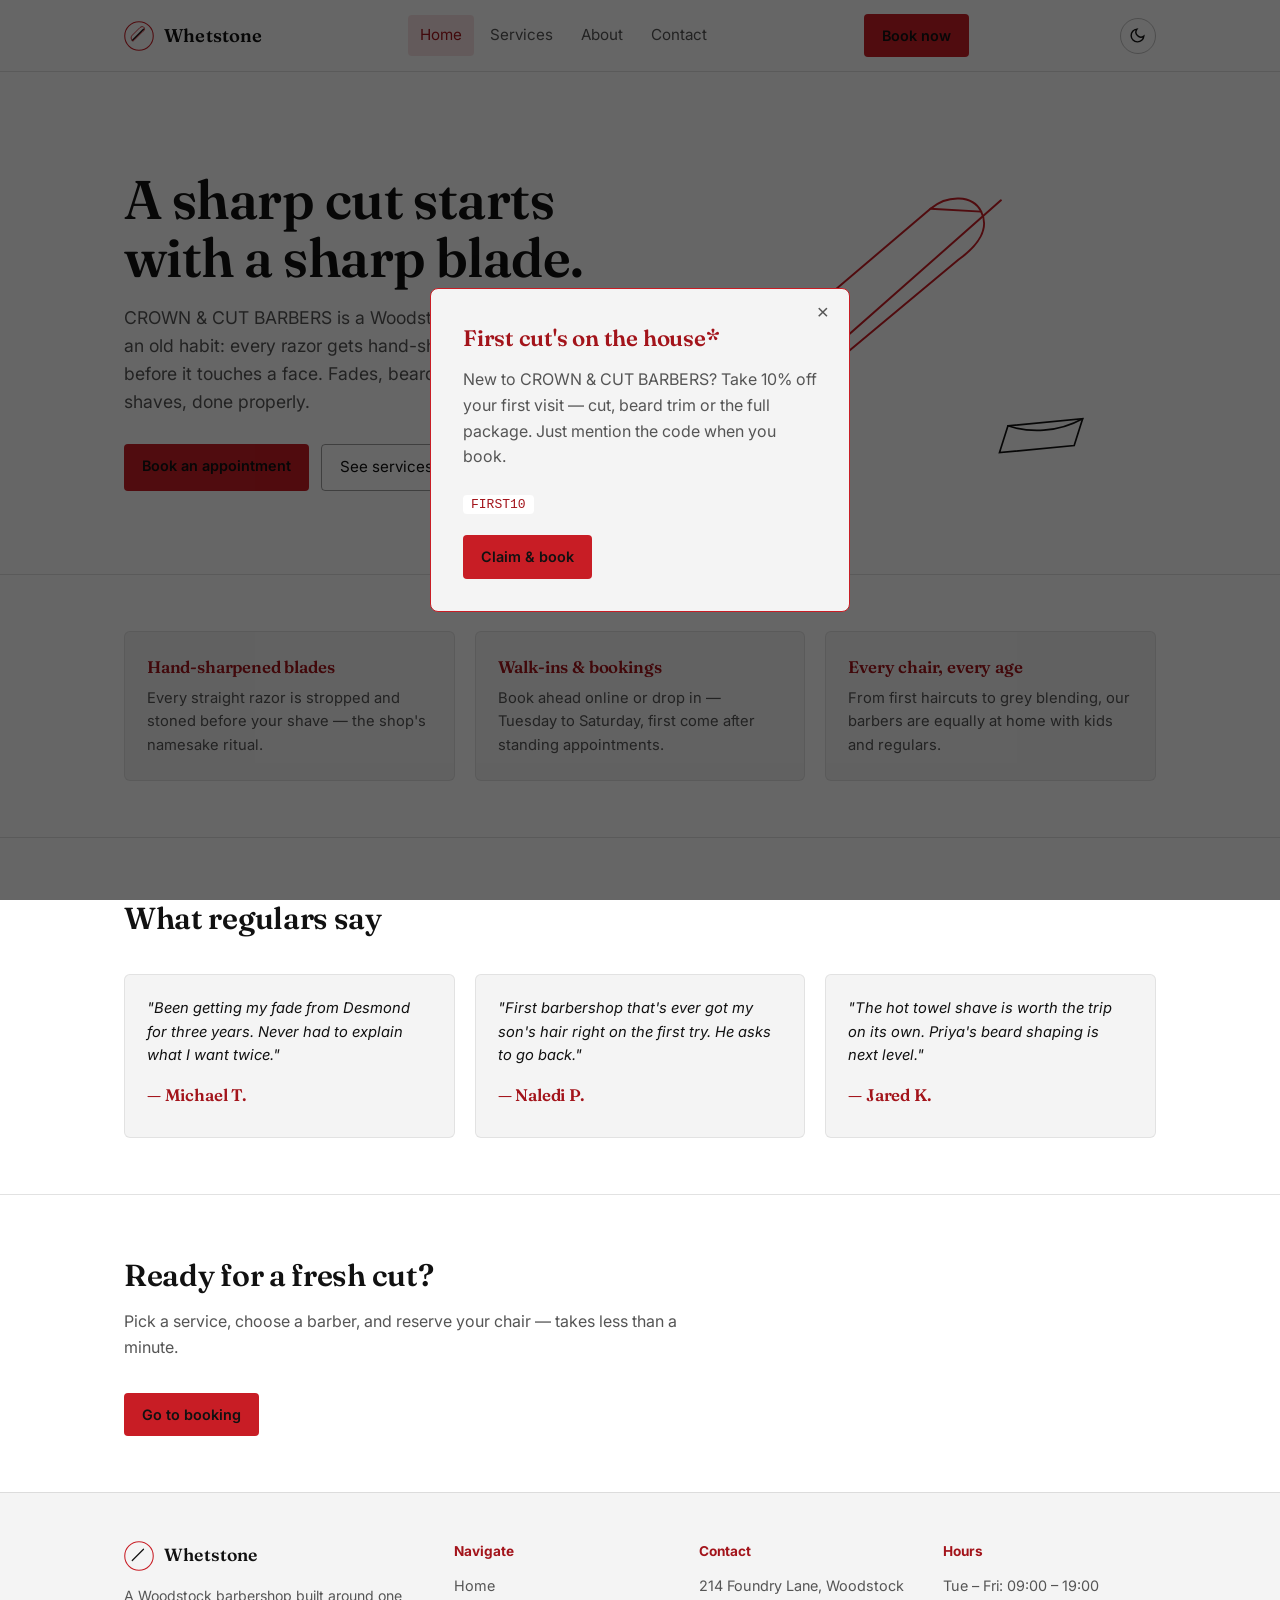
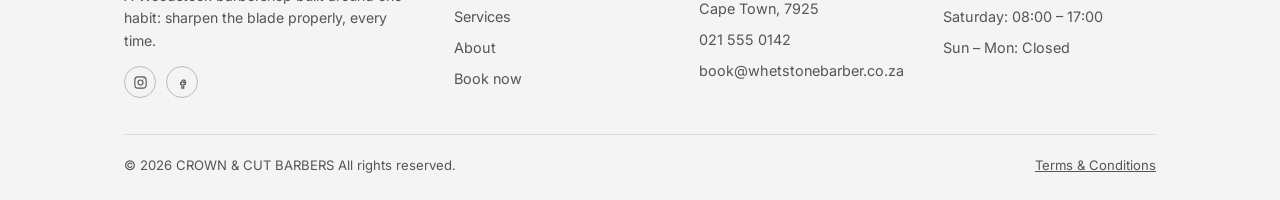
<file: index.html>
<!DOCTYPE html>
<html lang="en">
<head>
<meta charset="UTF-8">
<meta name="viewport" content="width=device-width, initial-scale=1, viewport-fit=cover">
<title>Home · CROWN & CUT BARBERS</title>
<meta name="description" content="CROWN & CUT BARBERS is a Woodstock, Cape Town barbershop offering fades, beard trims, hot towel shaves and kids cuts. Book online in under a minute.">
<meta property="og:title" content="CROWN & CUT BARBERS">
<meta property="og:description" content="Fades, beard trims and hot towel shaves in Woodstock, Cape Town. Book your chair online.">
<meta property="og:type" content="website">
<link rel="icon" type="image/png" href="favicon.png">
<link rel="preconnect" href="https://fonts.googleapis.com">
<link href="https://fonts.googleapis.com/css2?family=Fraunces:opsz,wght@9..144,400;9..144,500;9..144,600&family=Inter:wght@400;500;600&display=swap" rel="stylesheet">
<link rel="stylesheet" href="css/style.css">

</head>
<body>
<header>
  <nav class="wrap">
    <a class="brand" href="index.html" aria-label="Whetstone Barber Co., go home">
      <svg viewBox="0 0 40 40" fill="none" xmlns="http://www.w3.org/2000/svg" aria-hidden="true">
        <circle cx="20" cy="20" r="19" style="stroke:var(--brass)" stroke-width="1.4"/>
        <path d="M11 26 L26 11" style="stroke:var(--bone)" stroke-width="1.6" stroke-linecap="round"/>
        <path d="M11 26 C9 24 9 21 11 19 L21 9 C23 7 26 7 27 9 C28 11 27 13 25 14 L14 25 C13 26.5 12 27 11 26 Z" style="stroke:var(--brass)" stroke-width="1.2"/>
      </svg>
      <span class="display">Whetstone</span>
    </a>
    <div class="navlinks" role="navigation" aria-label="Main navigation" id="navLinks">
      <a href="index.html" class="active">Home</a>
      <a href="services.html">Services</a>
      <a href="about.html">About</a>
      <a href="contact.html">Contact</a>
    </div>
    <a class="cta-btn" href="contact.html">Book now</a>
    <button class="theme-toggle" id="themeToggle" aria-label="Toggle light and dark theme" onclick="toggleTheme()">
      <svg class="icon-sun" viewBox="0 0 24 24" fill="none" stroke="currentColor" stroke-width="2" stroke-linecap="round"><circle cx="12" cy="12" r="4"/><path d="M12 2v2M12 20v2M4 12H2M22 12h-2M19.07 4.93l-1.41 1.41M4.93 4.93l1.41 1.41M4.93 19.07l1.41-1.41M19.07 19.07l-1.41-1.41"/></svg>
      <svg class="icon-moon" viewBox="0 0 24 24" fill="none" stroke="currentColor" stroke-width="2" stroke-linecap="round"><path d="M21 12.79A9 9 0 1111.21 3 7 7 0 0021 12.79z"/></svg>
    </button>
    <button class="hamburger" id="hamburgerBtn" aria-label="Toggle menu" aria-expanded="false" aria-controls="navLinks" onclick="toggleMobileNav()">
      <svg viewBox="0 0 24 24" fill="none" stroke="currentColor" stroke-width="2" stroke-linecap="round"><line x1="3" y1="6" x2="21" y2="6"/><line x1="3" y1="12" x2="21" y2="12"/><line x1="3" y1="18" x2="21" y2="18"/></svg>
    </button>
  </nav>
</header>

<section class="hero">
  <div class="wrap">
    <div>
      <h1>A sharp cut starts<br>with a sharp blade.</h1>
      <p class="lead">CROWN & CUT BARBERS is a Woodstock barbershop built on an old habit: every razor gets hand-sharpened on the stone before it touches a face. Fades, beard work and hot towel shaves, done properly.</p>
      <div class="hero-ctas">
        <a class="cta-btn" href="contact.html">Book an appointment</a>
        <a class="btn-outline" href="services.html">See services &amp; prices</a>
      </div>
    </div>
    <div class="hero-art">
      <svg class="razor-art" viewBox="0 0 320 260" xmlns="http://www.w3.org/2000/svg" aria-hidden="true">
        <g style="stroke:var(--brass)" stroke-width="1.4" fill="none" stroke-linecap="round" stroke-linejoin="round">
          <path d="M40 190 L210 40"/>
          <path d="M40 190 C25 180 25 160 40 148 L160 46 C172 36 190 36 196 48 C202 60 194 72 180 82 L60 182 C52 189 46 196 40 190 Z"/>
          <path d="M160 46 L196 48"/>
        </g>
        <g style="stroke:var(--bone)" stroke-width="1.2" fill="none" stroke-linecap="round">
          <path d="M215 200 C230 205 250 205 268 195"/>
          <path d="M215 200 L268 195 L262 214 L209 219 Z"/>
        </g>
        <circle cx="60" cy="215" r="3" style="fill:var(--brass)"/>
      </svg>
    </div>
  </div>
</section>

<hr class="divider">

<section>
  <div class="wrap">
    <div class="strip">
      <div class="card">
        <h3>Hand-sharpened blades</h3>
        <p>Every straight razor is stropped and stoned before your shave — the shop's namesake ritual.</p>
      </div>
      <div class="card">
        <h3>Walk-ins &amp; bookings</h3>
        <p>Book ahead online or drop in — Tuesday to Saturday, first come after standing appointments.</p>
      </div>
      <div class="card">
        <h3>Every chair, every age</h3>
        <p>From first haircuts to grey blending, our barbers are equally at home with kids and regulars.</p>
      </div>
    </div>
  </div>
</section>

<hr class="divider">

<section>
  <div class="wrap">
    <div class="section-head">
      <h2>What regulars say</h2>
    </div>
    <div class="strip">
      <div class="card">
        <p style="color:var(--bone); font-style:italic;">"Been getting my fade from Desmond for three years. Never had to explain what I want twice."</p>
        <h3 style="margin-top:14px;">— Michael T.</h3>
      </div>
      <div class="card">
        <p style="color:var(--bone); font-style:italic;">"First barbershop that's ever got my son's hair right on the first try. He asks to go back."</p>
        <h3 style="margin-top:14px;">— Naledi P.</h3>
      </div>
      <div class="card">
        <p style="color:var(--bone); font-style:italic;">"The hot towel shave is worth the trip on its own. Priya's beard shaping is next level."</p>
        <h3 style="margin-top:14px;">— Jared K.</h3>
      </div>
    </div>
  </div>
</section>

<hr class="divider">

<section>
  <div class="wrap">
    <div class="section-head">
      <h2>Ready for a fresh cut?</h2>
      <p>Pick a service, choose a barber, and reserve your chair — takes less than a minute.</p>
    </div>
    <a class="cta-btn" href="contact.html">Go to booking</a>
  </div>
</section>

<div class="overlay" id="promoOverlay">
  <div class="modal" role="dialog" aria-modal="true" aria-labelledby="promoTitle">
    <button class="modal-close" aria-label="Close" onclick="closePromo()">×</button>
    <h3 id="promoTitle">First cut's on the house*</h3>
    <p>New to CROWN & CUT BARBERS? Take 10% off your first visit — cut, beard trim or the full package. Just mention the code when you book.</p>
    <p><code>FIRST10</code></p>
    <a class="cta-btn" href="contact.html" onclick="closePromo()">Claim &amp; book</a>
  </div>
</div>

<footer>
  <div class="wrap">
    <div class="footer-grid">
      <div class="footer-brand">
        <div class="brand" style="margin-bottom:12px;">
          <svg viewBox="0 0 40 40" fill="none" xmlns="http://www.w3.org/2000/svg" aria-hidden="true" width="28" height="28">
            <circle cx="20" cy="20" r="19" style="stroke:var(--brass)" stroke-width="1.4"/>
            <path d="M11 26 L26 11" style="stroke:var(--bone)" stroke-width="1.6" stroke-linecap="round"/>
          </svg>
          <span class="display" style="font-size:1.1rem;">Whetstone</span>
        </div>
        <p>A Woodstock barbershop built around one habit: sharpen the blade properly, every time.</p>
        <div class="social-row">
          <a href="https://instagram.com" target="_blank" rel="noopener" aria-label="Instagram"><svg viewBox="0 0 24 24" fill="none" stroke="currentColor" stroke-width="1.8"><rect x="3" y="3" width="18" height="18" rx="5"/><circle cx="12" cy="12" r="4"/><circle cx="17.5" cy="6.5" r="0.8" fill="currentColor" stroke="none"/></svg></a>
          <a href="https://facebook.com" target="_blank" rel="noopener" aria-label="Facebook"><svg viewBox="0 0 24 24" fill="none" stroke="currentColor" stroke-width="1.8"><path d="M15 8h-2a2 2 0 00-2 2v2H9v3h2v6h3v-6h2.2l.8-3H14v-1.5c0-.6.3-1 1-1h1.5z"/></svg></a>
        </div>
      </div>
      <div>
        <h4>Navigate</h4>
        <ul>
          <li><a href="index.html">Home</a></li>
          <li><a href="services.html">Services</a></li>
          <li><a href="about.html">About</a></li>
          <li><a href="contact.html">Book now</a></li>
        </ul>
      </div>
      <div>
        <h4>Contact</h4>
        <ul>
          <li>214 Foundry Lane, Woodstock<br>Cape Town, 7925</li>
          <li>021 555 0142</li>
          <li>book@whetstonebarber.co.za</li>
        </ul>
      </div>
      <div>
        <h4>Hours</h4>
        <ul>
          <li>Tue – Fri: 09:00 – 19:00</li>
          <li>Saturday: 08:00 – 17:00</li>
          <li>Sun – Mon: Closed</li>
        </ul>
      </div>
    </div>
    <div class="footer-bottom">
      <span>© 2026 CROWN & CUT BARBERS All rights reserved.</span>
      <a href="terms.html" style="color:var(--bone-dim); cursor:pointer;">Terms &amp; Conditions</a>
    </div>
  </div>
</footer>

<script src="js/script.js"></script>
</body>
</html>
</file>
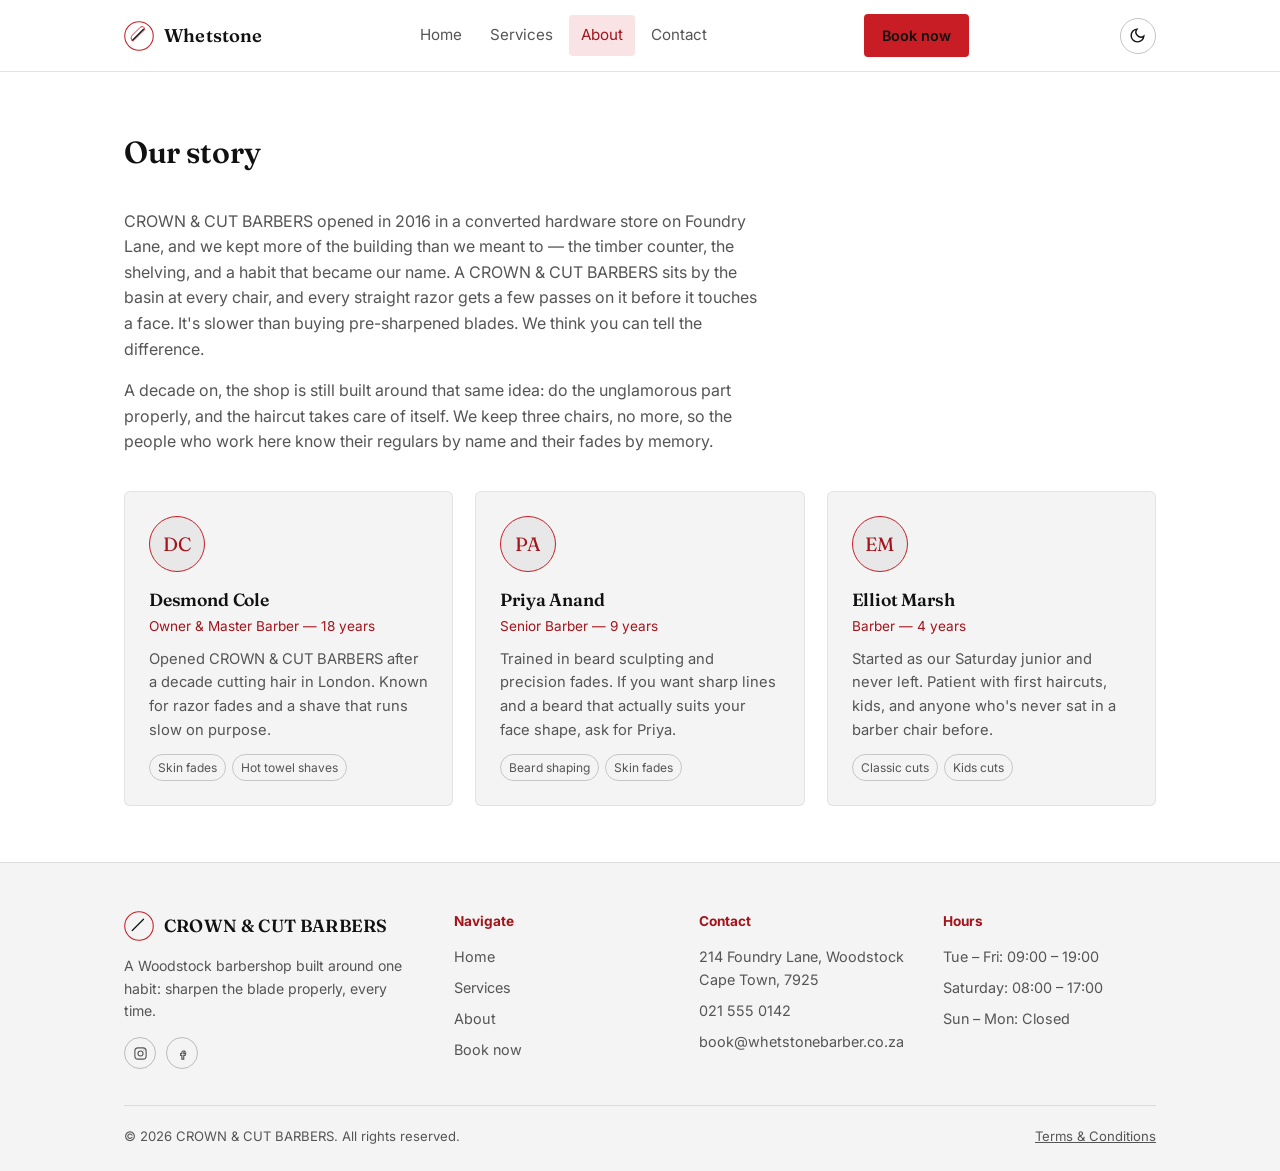
<file: about.html>
<!DOCTYPE html>
<html lang="en">
<head>
<meta charset="UTF-8">
<meta name="viewport" content="width=device-width, initial-scale=1, viewport-fit=cover">
<title>About · CROWN & CUT BARBERS.</title>
<meta name="description" content="Meet the barbers at CROWN & CUT BARBERS. in Woodstock, Cape Town, and read the story behind the shop's name.">
<link rel="preconnect" href="https://fonts.googleapis.com">
<link href="https://fonts.googleapis.com/css2?family=Fraunces:opsz,wght@9..144,400;9..144,500;9..144,600&family=Inter:wght@400;500;600&display=swap" rel="stylesheet">
<link rel="stylesheet" href="css/style.css">
</head>
<body>
<header>
  <nav class="wrap">
    <a class="brand" href="index.html" aria-label="Whetstone Barber Co., go home">
      <svg viewBox="0 0 40 40" fill="none" xmlns="http://www.w3.org/2000/svg" aria-hidden="true">
        <circle cx="20" cy="20" r="19" style="stroke:var(--brass)" stroke-width="1.4"/>
        <path d="M11 26 L26 11" style="stroke:var(--bone)" stroke-width="1.6" stroke-linecap="round"/>
        <path d="M11 26 C9 24 9 21 11 19 L21 9 C23 7 26 7 27 9 C28 11 27 13 25 14 L14 25 C13 26.5 12 27 11 26 Z" style="stroke:var(--brass)" stroke-width="1.2"/>
      </svg>
      <span class="display">Whetstone</span>
    </a>
    <div class="navlinks" role="navigation" aria-label="Main navigation" id="navLinks">
      <a href="index.html">Home</a>
      <a href="services.html">Services</a>
      <a href="about.html" class="active">About</a>
      <a href="contact.html">Contact</a>
    </div>
    <a class="cta-btn" href="contact.html">Book now</a>
    <button class="theme-toggle" id="themeToggle" aria-label="Toggle light and dark theme" onclick="toggleTheme()">
      <svg class="icon-sun" viewBox="0 0 24 24" fill="none" stroke="currentColor" stroke-width="2" stroke-linecap="round"><circle cx="12" cy="12" r="4"/><path d="M12 2v2M12 20v2M4 12H2M22 12h-2M19.07 4.93l-1.41 1.41M4.93 4.93l1.41 1.41M4.93 19.07l1.41-1.41M19.07 19.07l-1.41-1.41"/></svg>
      <svg class="icon-moon" viewBox="0 0 24 24" fill="none" stroke="currentColor" stroke-width="2" stroke-linecap="round"><path d="M21 12.79A9 9 0 1111.21 3 7 7 0 0021 12.79z"/></svg>
    </button>
    <button class="hamburger" id="hamburgerBtn" aria-label="Toggle menu" aria-expanded="false" aria-controls="navLinks" onclick="toggleMobileNav()">
      <svg viewBox="0 0 24 24" fill="none" stroke="currentColor" stroke-width="2" stroke-linecap="round"><line x1="3" y1="6" x2="21" y2="6"/><line x1="3" y1="12" x2="21" y2="12"/><line x1="3" y1="18" x2="21" y2="18"/></svg>
    </button>
  </nav>
</header>

<section>
  <div class="wrap">
    <div class="section-head">
      <h2>Our story</h2>
    </div>
    <div class="story">
      <p>CROWN & CUT BARBERS opened in 2016 in a converted hardware store on Foundry Lane, and we kept more of the building than we meant to — the timber counter, the shelving, and a habit that became our name. A CROWN & CUT BARBERS sits by the basin at every chair, and every straight razor gets a few passes on it before it touches a face. It's slower than buying pre-sharpened blades. We think you can tell the difference.</p>
      <p>A decade on, the shop is still built around that same idea: do the unglamorous part properly, and the haircut takes care of itself. We keep three chairs, no more, so the people who work here know their regulars by name and their fades by memory.</p>
    </div>

    <div class="barbers">
      <div class="barber-card">
        <div class="avatar">DC</div>
        <h3>Desmond Cole</h3>
        <p class="barber-role">Owner &amp; Master Barber — 18 years</p>
        <p class="bio">Opened CROWN & CUT BARBERS after a decade cutting hair in London. Known for razor fades and a shave that runs slow on purpose.</p>
        <div class="tags"><span class="tag">Skin fades</span><span class="tag">Hot towel shaves</span></div>
      </div>
      <div class="barber-card">
        <div class="avatar">PA</div>
        <h3>Priya Anand</h3>
        <p class="barber-role">Senior Barber — 9 years</p>
        <p class="bio">Trained in beard sculpting and precision fades. If you want sharp lines and a beard that actually suits your face shape, ask for Priya.</p>
        <div class="tags"><span class="tag">Beard shaping</span><span class="tag">Skin fades</span></div>
      </div>
      <div class="barber-card">
        <div class="avatar">EM</div>
        <h3>Elliot Marsh</h3>
        <p class="barber-role">Barber — 4 years</p>
        <p class="bio">Started as our Saturday junior and never left. Patient with first haircuts, kids, and anyone who's never sat in a barber chair before.</p>
        <div class="tags"><span class="tag">Classic cuts</span><span class="tag">Kids cuts</span></div>
      </div>
    </div>
  </div>
</section>

<div class="overlay" id="promoOverlay">
  <div class="modal" role="dialog" aria-modal="true" aria-labelledby="promoTitle">
    <button class="modal-close" aria-label="Close" onclick="closePromo()">×</button>
    <h3 id="promoTitle">First cut's on the house*</h3>
    <p>New to CROWN & CUT BARBERS? Take 10% off your first visit — cut, beard trim or the full package. Just mention the code when you book.</p>
    <p><code>FIRST10</code></p>
    <a class="cta-btn" href="contact.html" onclick="closePromo()">Claim &amp; book</a>
  </div>
</div>

<footer>
  <div class="wrap">
    <div class="footer-grid">
      <div class="footer-brand">
        <div class="brand" style="margin-bottom:12px;">
          <svg viewBox="0 0 40 40" fill="none" xmlns="http://www.w3.org/2000/svg" aria-hidden="true" width="28" height="28">
            <circle cx="20" cy="20" r="19" style="stroke:var(--brass)" stroke-width="1.4"/>
            <path d="M11 26 L26 11" style="stroke:var(--bone)" stroke-width="1.6" stroke-linecap="round"/>
          </svg>
          <span class="display" style="font-size:1.1rem;">CROWN & CUT BARBERS</span>
        </div>
        <p>A Woodstock barbershop built around one habit: sharpen the blade properly, every time.</p>
        <div class="social-row">
          <a href="https://instagram.com" target="_blank" rel="noopener" aria-label="Instagram"><svg viewBox="0 0 24 24" fill="none" stroke="currentColor" stroke-width="1.8"><rect x="3" y="3" width="18" height="18" rx="5"/><circle cx="12" cy="12" r="4"/><circle cx="17.5" cy="6.5" r="0.8" fill="currentColor" stroke="none"/></svg></a>
          <a href="https://facebook.com" target="_blank" rel="noopener" aria-label="Facebook"><svg viewBox="0 0 24 24" fill="none" stroke="currentColor" stroke-width="1.8"><path d="M15 8h-2a2 2 0 00-2 2v2H9v3h2v6h3v-6h2.2l.8-3H14v-1.5c0-.6.3-1 1-1h1.5z"/></svg></a>
        </div>
      </div>
      <div>
        <h4>Navigate</h4>
        <ul>
          <li><a href="index.html">Home</a></li>
          <li><a href="services.html">Services</a></li>
          <li><a href="about.html">About</a></li>
          <li><a href="contact.html">Book now</a></li>
        </ul>
      </div>
      <div>
        <h4>Contact</h4>
        <ul>
          <li>214 Foundry Lane, Woodstock<br>Cape Town, 7925</li>
          <li>021 555 0142</li>
          <li>book@whetstonebarber.co.za</li>
        </ul>
      </div>
      <div>
        <h4>Hours</h4>
        <ul>
          <li>Tue – Fri: 09:00 – 19:00</li>
          <li>Saturday: 08:00 – 17:00</li>
          <li>Sun – Mon: Closed</li>
        </ul>
      </div>
    </div>
    <div class="footer-bottom">
      <span>© 2026 CROWN & CUT BARBERS. All rights reserved.</span>
      <a href="terms.html" style="color:var(--bone-dim); cursor:pointer;">Terms &amp; Conditions</a>
    </div>
  </div>
</footer>

<script src="js/script.js"></script>
</body>
</html>
</file>
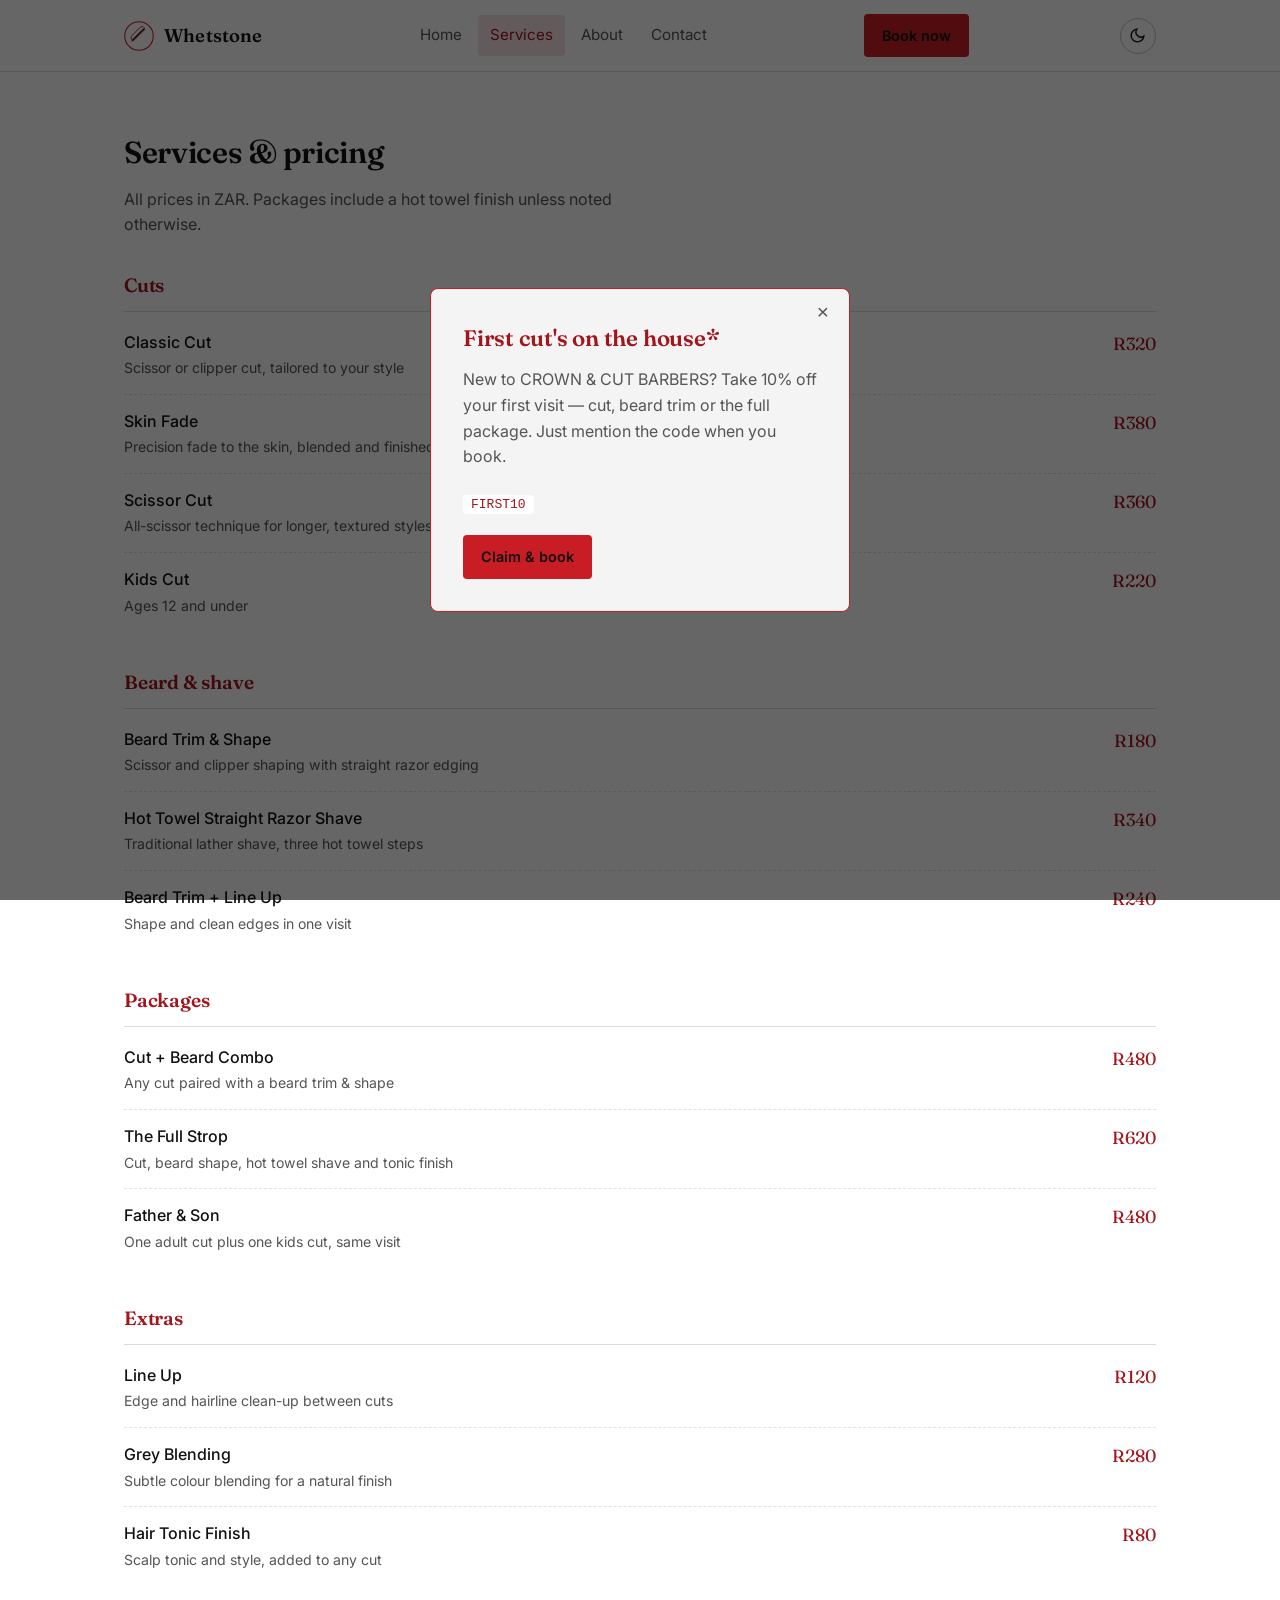
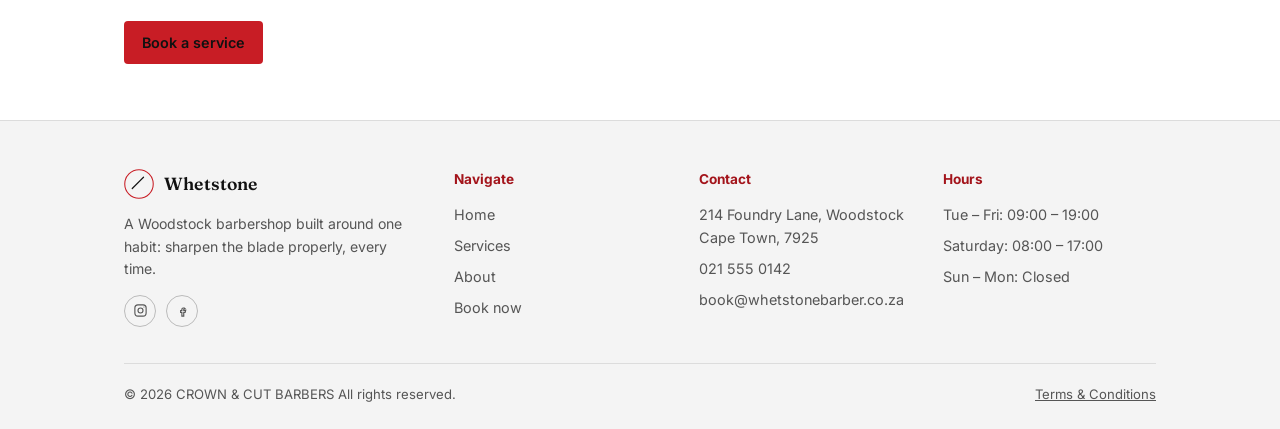
<file: services.html>
<!DOCTYPE html>
<html lang="en">
<head>
<meta charset="UTF-8">
<meta name="viewport" content="width=device-width, initial-scale=1, viewport-fit=cover">
<title>Services · CROWN & CUT BARBERS</title>
<meta name="description" content="Haircuts, skin fades, beard trims, hot towel shaves and packages at CROWN & CUT BARBERS, Woodstock, Cape Town. See prices and book online.">
<link rel="preconnect" href="https://fonts.googleapis.com">
<link href="https://fonts.googleapis.com/css2?family=Fraunces:opsz,wght@9..144,400;9..144,500;9..144,600&family=Inter:wght@400;500;600&display=swap" rel="stylesheet">
<link rel="stylesheet" href="css/style.css">
</head>
<body>
<header>
  <nav class="wrap">
    <a class="brand" href="index.html" aria-label="Whetstone Barber Co., go home">
      <svg viewBox="0 0 40 40" fill="none" xmlns="http://www.w3.org/2000/svg" aria-hidden="true">
        <circle cx="20" cy="20" r="19" style="stroke:var(--brass)" stroke-width="1.4"/>
        <path d="M11 26 L26 11" style="stroke:var(--bone)" stroke-width="1.6" stroke-linecap="round"/>
        <path d="M11 26 C9 24 9 21 11 19 L21 9 C23 7 26 7 27 9 C28 11 27 13 25 14 L14 25 C13 26.5 12 27 11 26 Z" style="stroke:var(--brass)" stroke-width="1.2"/>
      </svg>
      <span class="display">Whetstone</span>
    </a>
    <div class="navlinks" role="navigation" aria-label="Main navigation" id="navLinks">
      <a href="index.html">Home</a>
      <a href="services.html" class="active">Services</a>
      <a href="about.html">About</a>
      <a href="contact.html">Contact</a>
    </div>
    <a class="cta-btn" href="contact.html">Book now</a>
    <button class="theme-toggle" id="themeToggle" aria-label="Toggle light and dark theme" onclick="toggleTheme()">
      <svg class="icon-sun" viewBox="0 0 24 24" fill="none" stroke="currentColor" stroke-width="2" stroke-linecap="round"><circle cx="12" cy="12" r="4"/><path d="M12 2v2M12 20v2M4 12H2M22 12h-2M19.07 4.93l-1.41 1.41M4.93 4.93l1.41 1.41M4.93 19.07l1.41-1.41M19.07 19.07l-1.41-1.41"/></svg>
      <svg class="icon-moon" viewBox="0 0 24 24" fill="none" stroke="currentColor" stroke-width="2" stroke-linecap="round"><path d="M21 12.79A9 9 0 1111.21 3 7 7 0 0021 12.79z"/></svg>
    </button>
    <button class="hamburger" id="hamburgerBtn" aria-label="Toggle menu" aria-expanded="false" aria-controls="navLinks" onclick="toggleMobileNav()">
      <svg viewBox="0 0 24 24" fill="none" stroke="currentColor" stroke-width="2" stroke-linecap="round"><line x1="3" y1="6" x2="21" y2="6"/><line x1="3" y1="12" x2="21" y2="12"/><line x1="3" y1="18" x2="21" y2="18"/></svg>
    </button>
  </nav>
</header>

<section>
  <div class="wrap">
    <div class="section-head">
      <h2>Services &amp; pricing</h2>
      <p>All prices in ZAR. Packages include a hot towel finish unless noted otherwise.</p>
    </div>

    <div class="svc-group">
      <h3>Cuts</h3>
      <div class="svc-row"><div><div class="svc-name">Classic Cut</div><div class="svc-desc">Scissor or clipper cut, tailored to your style</div></div><div class="svc-price">R320</div></div>
      <div class="svc-row"><div><div class="svc-name">Skin Fade</div><div class="svc-desc">Precision fade to the skin, blended and finished</div></div><div class="svc-price">R380</div></div>
      <div class="svc-row"><div><div class="svc-name">Scissor Cut</div><div class="svc-desc">All-scissor technique for longer, textured styles</div></div><div class="svc-price">R360</div></div>
      <div class="svc-row"><div><div class="svc-name">Kids Cut</div><div class="svc-desc">Ages 12 and under</div></div><div class="svc-price">R220</div></div>
    </div>

    <div class="svc-group">
      <h3>Beard &amp; shave</h3>
      <div class="svc-row"><div><div class="svc-name">Beard Trim &amp; Shape</div><div class="svc-desc">Scissor and clipper shaping with straight razor edging</div></div><div class="svc-price">R180</div></div>
      <div class="svc-row"><div><div class="svc-name">Hot Towel Straight Razor Shave</div><div class="svc-desc">Traditional lather shave, three hot towel steps</div></div><div class="svc-price">R340</div></div>
      <div class="svc-row"><div><div class="svc-name">Beard Trim + Line Up</div><div class="svc-desc">Shape and clean edges in one visit</div></div><div class="svc-price">R240</div></div>
    </div>

    <div class="svc-group">
      <h3>Packages</h3>
      <div class="svc-row"><div><div class="svc-name">Cut + Beard Combo</div><div class="svc-desc">Any cut paired with a beard trim &amp; shape</div></div><div class="svc-price">R480</div></div>
      <div class="svc-row"><div><div class="svc-name">The Full Strop</div><div class="svc-desc">Cut, beard shape, hot towel shave and tonic finish</div></div><div class="svc-price">R620</div></div>
      <div class="svc-row"><div><div class="svc-name">Father &amp; Son</div><div class="svc-desc">One adult cut plus one kids cut, same visit</div></div><div class="svc-price">R480</div></div>
    </div>

    <div class="svc-group">
      <h3>Extras</h3>
      <div class="svc-row"><div><div class="svc-name">Line Up</div><div class="svc-desc">Edge and hairline clean-up between cuts</div></div><div class="svc-price">R120</div></div>
      <div class="svc-row"><div><div class="svc-name">Grey Blending</div><div class="svc-desc">Subtle colour blending for a natural finish</div></div><div class="svc-price">R280</div></div>
      <div class="svc-row"><div><div class="svc-name">Hair Tonic Finish</div><div class="svc-desc">Scalp tonic and style, added to any cut</div></div><div class="svc-price">R80</div></div>
    </div>

    <a class="cta-btn" href="contact.html">Book a service</a>
  </div>
</section>

<div class="overlay" id="promoOverlay">
  <div class="modal" role="dialog" aria-modal="true" aria-labelledby="promoTitle">
    <button class="modal-close" aria-label="Close" onclick="closePromo()">×</button>
    <h3 id="promoTitle">First cut's on the house*</h3>
    <p>New to CROWN & CUT BARBERS? Take 10% off your first visit — cut, beard trim or the full package. Just mention the code when you book.</p>
    <p><code>FIRST10</code></p>
    <a class="cta-btn" href="contact.html" onclick="closePromo()">Claim &amp; book</a>
  </div>
</div>

<footer>
  <div class="wrap">
    <div class="footer-grid">
      <div class="footer-brand">
        <div class="brand" style="margin-bottom:12px;">
          <svg viewBox="0 0 40 40" fill="none" xmlns="http://www.w3.org/2000/svg" aria-hidden="true" width="28" height="28">
            <circle cx="20" cy="20" r="19" style="stroke:var(--brass)" stroke-width="1.4"/>
            <path d="M11 26 L26 11" style="stroke:var(--bone)" stroke-width="1.6" stroke-linecap="round"/>
          </svg>
          <span class="display" style="font-size:1.1rem;">Whetstone</span>
        </div>
        <p>A Woodstock barbershop built around one habit: sharpen the blade properly, every time.</p>
        <div class="social-row">
          <a href="https://instagram.com" target="_blank" rel="noopener" aria-label="Instagram"><svg viewBox="0 0 24 24" fill="none" stroke="currentColor" stroke-width="1.8"><rect x="3" y="3" width="18" height="18" rx="5"/><circle cx="12" cy="12" r="4"/><circle cx="17.5" cy="6.5" r="0.8" fill="currentColor" stroke="none"/></svg></a>
          <a href="https://facebook.com" target="_blank" rel="noopener" aria-label="Facebook"><svg viewBox="0 0 24 24" fill="none" stroke="currentColor" stroke-width="1.8"><path d="M15 8h-2a2 2 0 00-2 2v2H9v3h2v6h3v-6h2.2l.8-3H14v-1.5c0-.6.3-1 1-1h1.5z"/></svg></a>
        </div>
      </div>
      <div>
        <h4>Navigate</h4>
        <ul>
          <li><a href="index.html">Home</a></li>
          <li><a href="services.html">Services</a></li>
          <li><a href="about.html">About</a></li>
          <li><a href="contact.html">Book now</a></li>
        </ul>
      </div>
      <div>
        <h4>Contact</h4>
        <ul>
          <li>214 Foundry Lane, Woodstock<br>Cape Town, 7925</li>
          <li>021 555 0142</li>
          <li>book@whetstonebarber.co.za</li>
        </ul>
      </div>
      <div>
        <h4>Hours</h4>
        <ul>
          <li>Tue – Fri: 09:00 – 19:00</li>
          <li>Saturday: 08:00 – 17:00</li>
          <li>Sun – Mon: Closed</li>
        </ul>
      </div>
    </div>
    <div class="footer-bottom">
      <span>© 2026 CROWN & CUT BARBERS All rights reserved.</span>
      <a href="terms.html" style="color:var(--bone-dim); cursor:pointer;">Terms &amp; Conditions</a>
    </div>
  </div>
</footer>

<script src="js/script.js"></script>
</body>
</html>
</file>
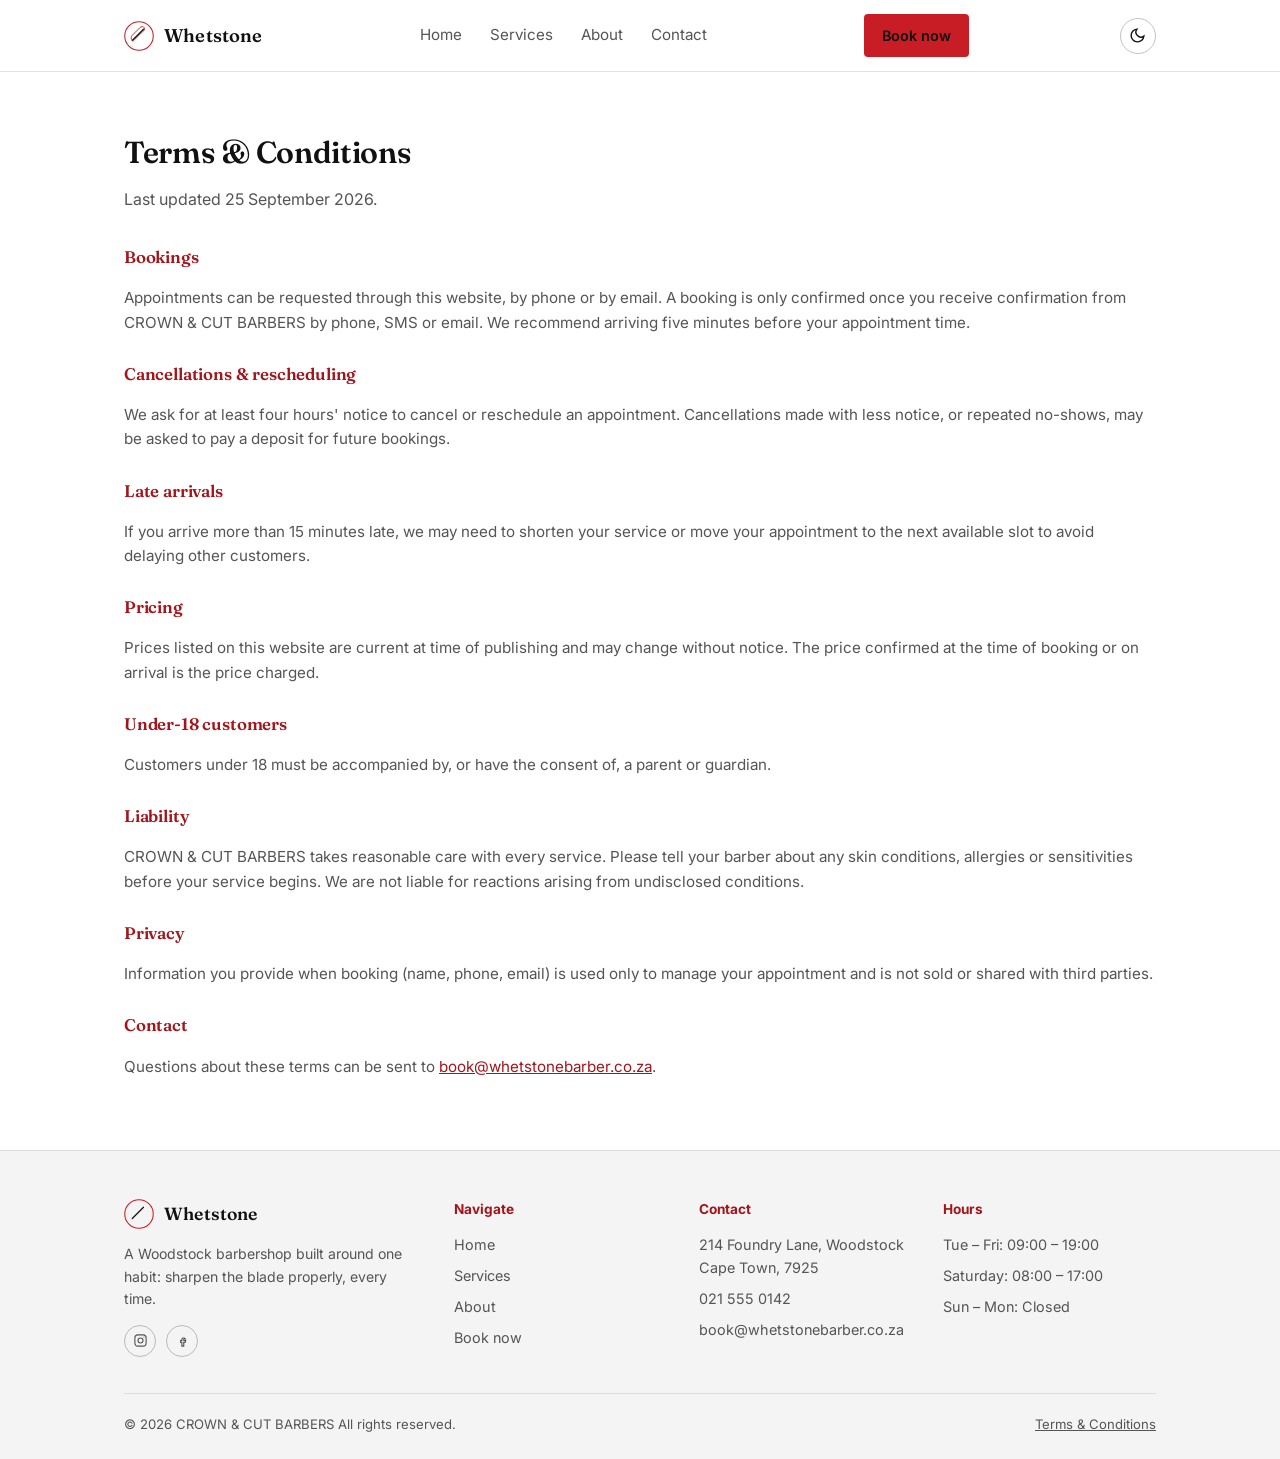
<file: terms.html>
<!DOCTYPE html>
<html lang="en">
<head>
<meta charset="UTF-8">
<meta name="viewport" content="width=device-width, initial-scale=1, viewport-fit=cover">
<title>Terms & Conditions · CROWN & CUT BARBERS</title>
<meta name="description" content="Terms and conditions for booking and visiting CROWN & CUT BARBERS in Woodstock, Cape Town.">
<link rel="preconnect" href="https://fonts.googleapis.com">
<link href="https://fonts.googleapis.com/css2?family=Fraunces:opsz,wght@9..144,400;9..144,500;9..144,600&family=Inter:wght@400;500;600&display=swap" rel="stylesheet">
<link rel="stylesheet" href="css/style.css">
</head>
<body>
<header>
  <nav class="wrap">
    <a class="brand" href="index.html" aria-label="Whetstone Barber Co., go home">
      <svg viewBox="0 0 40 40" fill="none" xmlns="http://www.w3.org/2000/svg" aria-hidden="true">
        <circle cx="20" cy="20" r="19" style="stroke:var(--brass)" stroke-width="1.4"/>
        <path d="M11 26 L26 11" style="stroke:var(--bone)" stroke-width="1.6" stroke-linecap="round"/>
        <path d="M11 26 C9 24 9 21 11 19 L21 9 C23 7 26 7 27 9 C28 11 27 13 25 14 L14 25 C13 26.5 12 27 11 26 Z" style="stroke:var(--brass)" stroke-width="1.2"/>
      </svg>
      <span class="display">Whetstone</span>
    </a>
    <div class="navlinks" role="navigation" aria-label="Main navigation" id="navLinks">
      <a href="index.html">Home</a>
      <a href="services.html">Services</a>
      <a href="about.html">About</a>
      <a href="contact.html">Contact</a>
    </div>
    <a class="cta-btn" href="contact.html">Book now</a>
    <button class="theme-toggle" id="themeToggle" aria-label="Toggle light and dark theme" onclick="toggleTheme()">
      <svg class="icon-sun" viewBox="0 0 24 24" fill="none" stroke="currentColor" stroke-width="2" stroke-linecap="round"><circle cx="12" cy="12" r="4"/><path d="M12 2v2M12 20v2M4 12H2M22 12h-2M19.07 4.93l-1.41 1.41M4.93 4.93l1.41 1.41M4.93 19.07l1.41-1.41M19.07 19.07l-1.41-1.41"/></svg>
      <svg class="icon-moon" viewBox="0 0 24 24" fill="none" stroke="currentColor" stroke-width="2" stroke-linecap="round"><path d="M21 12.79A9 9 0 1111.21 3 7 7 0 0021 12.79z"/></svg>
    </button>
    <button class="hamburger" id="hamburgerBtn" aria-label="Toggle menu" aria-expanded="false" aria-controls="navLinks" onclick="toggleMobileNav()">
      <svg viewBox="0 0 24 24" fill="none" stroke="currentColor" stroke-width="2" stroke-linecap="round"><line x1="3" y1="6" x2="21" y2="6"/><line x1="3" y1="12" x2="21" y2="12"/><line x1="3" y1="18" x2="21" y2="18"/></svg>
    </button>
  </nav>
</header>

<section>
  <div class="wrap">
    <div class="section-head">
      <h2>Terms &amp; Conditions</h2>
      <p>Last updated 25 September 2026.</p>
    </div>
    <div class="terms-body">
      <h3>Bookings</h3>
      <p>Appointments can be requested through this website, by phone or by email. A booking is only confirmed once you receive confirmation from CROWN & CUT BARBERS by phone, SMS or email. We recommend arriving five minutes before your appointment time.</p>

      <h3>Cancellations &amp; rescheduling</h3>
      <p>We ask for at least four hours' notice to cancel or reschedule an appointment. Cancellations made with less notice, or repeated no-shows, may be asked to pay a deposit for future bookings.</p>

      <h3>Late arrivals</h3>
      <p>If you arrive more than 15 minutes late, we may need to shorten your service or move your appointment to the next available slot to avoid delaying other customers.</p>

      <h3>Pricing</h3>
      <p>Prices listed on this website are current at time of publishing and may change without notice. The price confirmed at the time of booking or on arrival is the price charged.</p>

      <h3>Under-18 customers</h3>
      <p>Customers under 18 must be accompanied by, or have the consent of, a parent or guardian.</p>

      <h3>Liability</h3>
      <p>CROWN & CUT BARBERS takes reasonable care with every service. Please tell your barber about any skin conditions, allergies or sensitivities before your service begins. We are not liable for reactions arising from undisclosed conditions.</p>

      <h3>Privacy</h3>
      <p>Information you provide when booking (name, phone, email) is used only to manage your appointment and is not sold or shared with third parties.</p>

      <h3>Contact</h3>
      <p>Questions about these terms can be sent to <a href="mailto:book@whetstonebarber.co.za" style="color:var(--brass-light);">book@whetstonebarber.co.za</a>.</p>
    </div>
  </div>
</section>

<div class="overlay" id="promoOverlay">
  <div class="modal" role="dialog" aria-modal="true" aria-labelledby="promoTitle">
    <button class="modal-close" aria-label="Close" onclick="closePromo()">×</button>
    <h3 id="promoTitle">First cut's on the house*</h3>
    <p>New to CROWN & CUT BARBERS? Take 10% off your first visit — cut, beard trim or the full package. Just mention the code when you book.</p>
    <p><code>FIRST10</code></p>
    <a class="cta-btn" href="contact.html" onclick="closePromo()">Claim &amp; book</a>
  </div>
</div>

<footer>
  <div class="wrap">
    <div class="footer-grid">
      <div class="footer-brand">
        <div class="brand" style="margin-bottom:12px;">
          <svg viewBox="0 0 40 40" fill="none" xmlns="http://www.w3.org/2000/svg" aria-hidden="true" width="28" height="28">
            <circle cx="20" cy="20" r="19" style="stroke:var(--brass)" stroke-width="1.4"/>
            <path d="M11 26 L26 11" style="stroke:var(--bone)" stroke-width="1.6" stroke-linecap="round"/>
          </svg>
          <span class="display" style="font-size:1.1rem;">Whetstone</span>
        </div>
        <p>A Woodstock barbershop built around one habit: sharpen the blade properly, every time.</p>
        <div class="social-row">
          <a href="https://instagram.com" target="_blank" rel="noopener" aria-label="Instagram"><svg viewBox="0 0 24 24" fill="none" stroke="currentColor" stroke-width="1.8"><rect x="3" y="3" width="18" height="18" rx="5"/><circle cx="12" cy="12" r="4"/><circle cx="17.5" cy="6.5" r="0.8" fill="currentColor" stroke="none"/></svg></a>
          <a href="https://facebook.com" target="_blank" rel="noopener" aria-label="Facebook"><svg viewBox="0 0 24 24" fill="none" stroke="currentColor" stroke-width="1.8"><path d="M15 8h-2a2 2 0 00-2 2v2H9v3h2v6h3v-6h2.2l.8-3H14v-1.5c0-.6.3-1 1-1h1.5z"/></svg></a>
        </div>
      </div>
      <div>
        <h4>Navigate</h4>
        <ul>
          <li><a href="index.html">Home</a></li>
          <li><a href="services.html">Services</a></li>
          <li><a href="about.html">About</a></li>
          <li><a href="contact.html">Book now</a></li>
        </ul>
      </div>
      <div>
        <h4>Contact</h4>
        <ul>
          <li>214 Foundry Lane, Woodstock<br>Cape Town, 7925</li>
          <li>021 555 0142</li>
          <li>book@whetstonebarber.co.za</li>
        </ul>
      </div>
      <div>
        <h4>Hours</h4>
        <ul>
          <li>Tue – Fri: 09:00 – 19:00</li>
          <li>Saturday: 08:00 – 17:00</li>
          <li>Sun – Mon: Closed</li>
        </ul>
      </div>
    </div>
    <div class="footer-bottom">
      <span>© 2026 CROWN & CUT BARBERS All rights reserved.</span>
      <a href="terms.html" style="color:var(--bone-dim); cursor:pointer;">Terms &amp; Conditions</a>
    </div>
  </div>
</footer>

<script src="js/script.js"></script>
</body>
</html>
</file>
<file: css/style.css>
:root{
  /* Dark theme (default) */
  --ink:#0d0d0d; --pine:#1a1a1a; --pine-2:#242424; --bone:#f5f5f5; --bone-dim:#adadad;
  --brass:#c81d25; --brass-light:#e2434b; --rust:#c81d25; --red-dark:#8a1015;
  --text-rgb:245,245,245; --red-rgb:200,29,37;
  box-sizing:border-box;
  padding-top:env(safe-area-inset-top,0px); padding-bottom:env(safe-area-inset-bottom,0px);
}
:root[data-theme="light"]{
  --ink:#ffffff; --pine:#f4f4f4; --pine-2:#e8e8e8; --bone:#111111; --bone-dim:#555555;
  --brass:#c81d25; --brass-light:#a3141b; --rust:#c81d25; --red-dark:#8a1015;
  --text-rgb:17,17,17; --red-rgb:200,29,37;
}
*{box-sizing:border-box;}
html{scroll-padding-top:env(safe-area-inset-top,0px);}
html,body{height:100%;}
body{
  margin:0; background:var(--ink); color:var(--bone);
  font-family:'Inter',system-ui,sans-serif; line-height:1.6;
  transition:background 0.2s ease, color 0.2s ease;
}
h1,h2,h3,.display{ font-family:'Fraunces',Georgia,serif; font-weight:600; letter-spacing:-0.01em; }
a{color:inherit;}
img{max-width:100%;}
.wrap{max-width:1080px; margin:0 auto; padding:0 24px;}

/* Theme toggle */
.theme-toggle{ background:none; border:1px solid rgba(var(--text-rgb),0.25); color:var(--bone); width:36px; height:36px; border-radius:50%; display:flex; align-items:center; justify-content:center; cursor:pointer; margin-left:6px; }
.theme-toggle:hover{ border-color:var(--brass); color:var(--brass); }
.theme-toggle svg{ width:17px; height:17px; }
.theme-toggle .icon-moon{ display:none; }
:root[data-theme="light"] .theme-toggle .icon-sun{ display:none; }
:root[data-theme="light"] .theme-toggle .icon-moon{ display:block; }

/* Nav */
/*header{
  position:sticky; top:0; z-index:20; background:rgba(18,33,28,0.92); backdrop-filter:blur(6px);
  border-bottom:1px solid rgba(var(--text-rgb),0.12);
  padding-top:env(safe-area-inset-top,0px);
}*/
header{
  position:sticky;
  top:0;
  z-index:20;
  background:color-mix(in srgb, var(--ink) 92%, transparent);
  backdrop-filter:blur(6px);
  border-bottom:1px solid rgba(var(--text-rgb),0.12);
  padding-top:env(safe-area-inset-top,0px);
  transition:background 0.2s ease, color 0.2s ease;
}

nav.wrap{ display:flex; align-items:center; justify-content:space-between; padding:14px 24px; gap:16px; position:relative; }
.brand{ display:flex; align-items:center; gap:10px; text-decoration:none; }
.brand svg{ width:30px; height:30px; flex-shrink:0; }
.brand span{ font-size:1.15rem; letter-spacing:0.01em; color:var(--bone); }
.navlinks{ display:flex; gap:4px; flex-wrap:wrap; }
.navlinks a{
  background:none; border:none; color:var(--bone-dim); font-family:'Inter',sans-serif;
  font-size:0.95rem; padding:8px 12px; border-radius:4px; cursor:pointer; text-decoration:none; display:inline-block;
}
.navlinks a:hover{ color:var(--bone); }
.navlinks a.active{ color:var(--brass-light); background:rgba(var(--red-rgb),0.12); }
a:focus-visible, button:focus-visible{ outline:2px solid var(--brass-light); outline-offset:2px; }
.cta-btn{
  background:var(--rust); color:var(--bone); border:none; padding:10px 18px; border-radius:4px;
  font-family:'Inter',sans-serif; font-weight:600; font-size:0.9rem; cursor:pointer; text-decoration:none; display:inline-block;
}
.cta-btn:hover{ background:var(--red-dark); }

/* Hero */
.hero{ padding:72px 0 56px; position:relative; overflow:hidden; }
.hero .wrap{ display:grid; grid-template-columns:1.2fr 1fr; gap:40px; align-items:center; }
.hero h1{ font-size:clamp(2.2rem,5vw,3.4rem); line-height:1.05; margin:0 0 18px; color:var(--bone); }
.hero p.lead{ font-size:1.1rem; color:var(--bone-dim); max-width:46ch; margin:0 0 28px; }
.hero-ctas{ display:flex; gap:12px; flex-wrap:wrap; }
.btn-outline{
  border:1px solid rgba(var(--text-rgb),0.4); color:var(--bone); background:none; padding:10px 18px;
  border-radius:4px; font-family:'Inter',sans-serif; font-size:0.95rem; cursor:pointer; text-decoration:none; display:inline-block;
}
.btn-outline:hover{ border-color:var(--brass-light); color:var(--brass-light); }
.razor-art{ width:100%; height:auto; }

section{ padding:56px 0; }
.divider{ border:none; border-top:1px solid rgba(var(--text-rgb),0.12); margin:0; }
.section-head{ margin-bottom:32px; max-width:56ch; }
.section-head h2{ font-size:1.9rem; margin:0 0 10px; }
.section-head p{ color:var(--bone-dim); margin:0; }

.strip{ display:grid; grid-template-columns:repeat(3,1fr); gap:20px; }
.strip .card{ background:var(--pine); padding:22px; border-radius:6px; border:1px solid rgba(var(--text-rgb),0.08); }
.strip .card h3{ font-size:1.05rem; margin:0 0 6px; color:var(--brass-light); }
.strip .card p{ margin:0; color:var(--bone-dim); font-size:0.92rem; }

/* Services */
.svc-group{ margin-bottom:36px; }
.svc-group h3{ font-size:1.2rem; color:var(--brass-light); margin:0 0 4px; border-bottom:1px solid rgba(var(--text-rgb),0.15); padding-bottom:10px; }
.svc-row{ display:flex; justify-content:space-between; gap:16px; padding:14px 0; border-bottom:1px dashed rgba(var(--text-rgb),0.12); }
.svc-row:last-child{ border-bottom:none; }
.svc-name{ font-weight:500; }
.svc-desc{ color:var(--bone-dim); font-size:0.88rem; margin-top:2px; }
.svc-price{ font-family:'Fraunces',serif; color:var(--brass-light); font-size:1.1rem; white-space:nowrap; }

/* About */
.story{ max-width:64ch; color:var(--bone-dim); }
.barbers{ display:grid; grid-template-columns:repeat(3,1fr); gap:22px; margin-top:36px; }
.barber-card{ background:var(--pine); border-radius:6px; padding:24px; border:1px solid rgba(var(--text-rgb),0.08); }
.avatar{ width:56px; height:56px; border-radius:50%; background:var(--pine-2); border:1px solid var(--brass); display:flex; align-items:center; justify-content:center; font-family:'Fraunces',serif; font-size:1.2rem; color:var(--brass-light); margin-bottom:14px; }
.barber-card h3{ margin:0 0 2px; font-size:1.1rem; }
.barber-role{ color:var(--brass-light); font-size:0.85rem; margin:0 0 10px; }
.barber-card p.bio{ color:var(--bone-dim); font-size:0.92rem; margin:0 0 12px; }
.tags{ display:flex; gap:6px; flex-wrap:wrap; }
.tag{ font-size:0.75rem; color:var(--bone-dim); border:1px solid rgba(var(--text-rgb),0.2); padding:3px 8px; border-radius:20px; }

/* Contact */
.contact-grid{ display:grid; grid-template-columns:1fr 1fr; gap:48px; }
.info-block{ margin-bottom:24px; }
.info-block h3{ font-size:0.85rem; color:var(--brass-light); margin:0 0 8px; font-family:'Inter',sans-serif; font-weight:600; }
.info-block p{ margin:0; color:var(--bone-dim); }
table.hours{ width:100%; border-collapse:collapse; }
table.hours td{ padding:6px 0; color:var(--bone-dim); border-bottom:1px dashed rgba(var(--text-rgb),0.1); }
table.hours td:last-child{ text-align:right; color:var(--bone); }

form.booking{ background:var(--pine); padding:26px; border-radius:6px; border:1px solid rgba(var(--text-rgb),0.08); }
.field{ margin-bottom:16px; }
.field label{ display:block; font-size:0.85rem; margin-bottom:6px; color:var(--bone-dim); }
.field input, .field select{
  width:100%; padding:10px 12px; background:var(--ink); border:1px solid rgba(var(--text-rgb),0.2);
  border-radius:4px; color:var(--bone); font-family:'Inter',sans-serif; font-size:0.95rem;
}
.field input:focus, .field select:focus{ outline:2px solid var(--brass-light); outline-offset:1px; border-color:var(--brass-light); }
.row2{ display:grid; grid-template-columns:1fr 1fr; gap:14px; }
.submit-btn{ width:100%; background:var(--rust); color:var(--bone); border:none; padding:13px; border-radius:4px; font-family:'Inter',sans-serif; font-weight:600; font-size:1rem; cursor:pointer; }
.submit-btn:hover{ background:var(--red-dark); }
.confirm{ display:none; background:var(--pine-2); border:1px solid var(--brass); padding:20px; border-radius:6px; }
.confirm h3{ margin:0 0 6px; color:var(--brass-light); }
.confirm p{ margin:0; color:var(--bone-dim); font-size:0.92rem; }

.cal-btn{ display:inline-block; text-align:center; text-decoration:none; font-size:0.88rem; padding:9px 14px; border-radius:4px; border:1px solid rgba(var(--text-rgb),0.3); color:var(--bone); margin:6px 8px 0 0; cursor:pointer; background:none; font-family:'Inter',sans-serif; }
.cal-btn:hover{ border-color:var(--brass-light); color:var(--brass-light); }

/* Mobile nav */
.hamburger{ display:none; background:none; border:none; color:var(--bone); cursor:pointer; padding:6px; }
.hamburger svg{ width:24px; height:24px; }

/* Footer */
footer{ background:var(--pine); border-top:1px solid rgba(var(--text-rgb),0.1); padding:48px 0 24px; color:var(--bone-dim); font-size:0.9rem; }
.footer-grid{ display:grid; grid-template-columns:1.4fr 1fr 1fr 1fr; gap:32px; }
.footer-grid h4{ color:var(--brass-light); font-family:'Inter',sans-serif; font-size:0.85rem; margin:0 0 12px; }
.footer-grid ul{ list-style:none; margin:0; padding:0; }
.footer-grid li{ margin-bottom:8px; }
.footer-grid a{ color:var(--bone-dim); text-decoration:none; font-size:0.9rem; cursor:pointer; font-family:'Inter',sans-serif; }
.footer-grid a:hover{ color:var(--brass-light); }
.footer-brand p{ color:var(--bone-dim); max-width:32ch; font-size:0.88rem; }
.social-row{ display:flex; gap:10px; margin-top:12px; }
.social-row a{ width:32px; height:32px; border-radius:50%; border:1px solid rgba(var(--text-rgb),0.25); display:flex; align-items:center; justify-content:center; }
.social-row svg{ width:15px; height:15px; }
.footer-bottom{ border-top:1px solid rgba(var(--text-rgb),0.1); margin-top:36px; padding-top:20px; display:flex; justify-content:space-between; flex-wrap:wrap; gap:10px; font-size:0.82rem; }

/* Popup */
.overlay{ position:fixed; inset:0; background:rgba(0,0,0,0.6); z-index:50; display:none; align-items:center; justify-content:center; padding:20px; }
.overlay.open{ display:flex; }
.modal{ background:var(--pine); border:1px solid var(--brass); border-radius:8px; max-width:420px; width:100%; padding:32px; position:relative; }
.modal-close{ position:absolute; top:12px; right:14px; background:none; border:none; color:var(--bone-dim); font-size:1.3rem; cursor:pointer; line-height:1; }
.modal-close:hover{ color:var(--bone); }
.modal h3{ margin:0 0 10px; font-size:1.4rem; color:var(--brass-light); }
.modal p{ color:var(--bone-dim); margin:0 0 20px; }
.modal code{ background:var(--ink); color:var(--brass-light); padding:2px 8px; border-radius:4px; }

/* Terms */
.terms-body h3{ margin:26px 0 8px; font-size:1.05rem; color:var(--brass-light); }
.terms-body p, .terms-body li{ color:var(--bone-dim); font-size:0.95rem; }

footer{ padding:48px 0 24px; }

@media (max-width:760px){
  .hero .wrap{ grid-template-columns:1fr; }
  .hero-art{ order:-1; max-width:220px; margin:0 auto; }
  .strip{ grid-template-columns:1fr; }
  .barbers{ grid-template-columns:1fr; }
  .contact-grid{ grid-template-columns:1fr; }
  .row2{ grid-template-columns:1fr; }
  nav.wrap{ flex-wrap:wrap; }
  .hamburger{ display:block; }
  .navlinks{
    display:none; position:absolute; top:100%; left:0; right:0; background:var(--pine);
    flex-direction:column; padding:10px; border-bottom:1px solid rgba(var(--text-rgb),0.12); gap:2px;
  }
  .navlinks.open{ display:flex; }
  .navlinks a{ width:100%; text-align:left; padding:12px; }
  .footer-grid{ grid-template-columns:1fr 1fr; }
}
</file>
